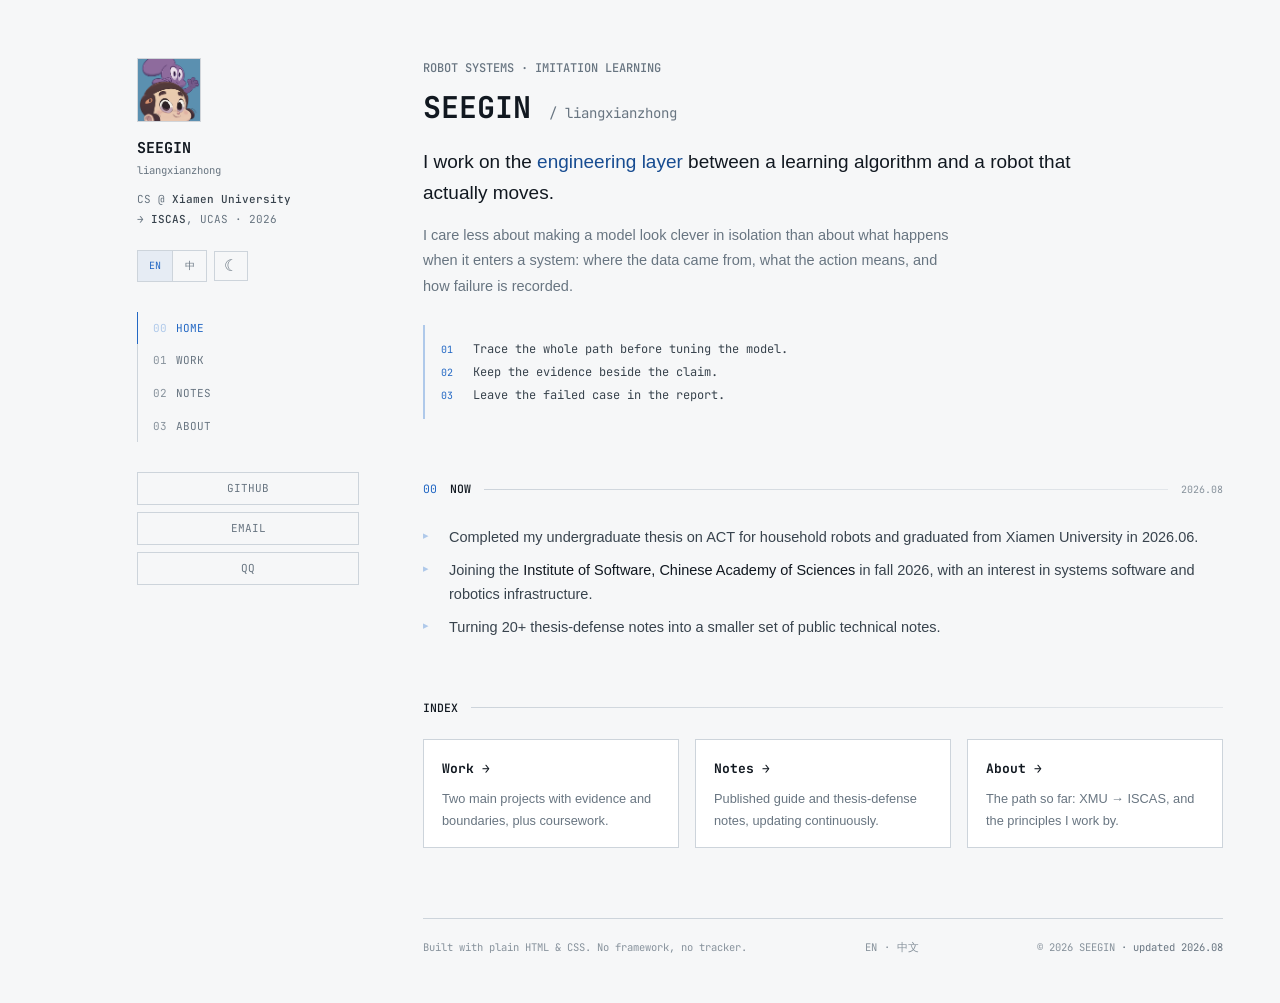
<file: index.html>
<!DOCTYPE html>
<html lang="en">
<head>
<meta charset="utf-8">
<meta name="viewport" content="width=device-width, initial-scale=1">
<title>SEEGIN | Robot Systems</title>
<meta name="description" content="Computer science graduate from Xiamen University, joining ISCAS, UCAS in 2026. Working on the engineering layer between learning algorithms and robots that actually move.">
<meta name="author" content="SEEGIN">
<meta name="theme-color" content="#0A0C10">
<meta name="color-scheme" content="dark light">
<meta property="og:type" content="profile">
<meta property="og:title" content="SEEGIN | Robot Systems">
<meta property="og:description" content="Robot systems, imitation learning, and the plumbing in between.">
<meta property="og:url" content="https://seegin.github.io/">
<meta property="og:image" content="https://seegin.github.io/assets/avatar.jpg">
<meta property="og:image:alt" content="Portrait of SEEGIN">
<meta property="og:image:width" content="1080">
<meta property="og:image:height" content="1080">
<meta name="twitter:card" content="summary">
<meta property="og:locale" content="en_US">
<meta property="og:locale:alternate" content="zh_CN">

<link rel="canonical" href="https://seegin.github.io/">
<link rel="alternate" hreflang="en" href="https://seegin.github.io/">
<link rel="alternate" hreflang="zh-CN" href="https://seegin.github.io/?lang=zh">
<link rel="alternate" hreflang="x-default" href="https://seegin.github.io/">
<link rel="icon" type="image/jpeg" href="assets/avatar.jpg">
<link rel="apple-touch-icon" href="assets/avatar.jpg">

<script type="application/ld+json">
{
  "@context": "https://schema.org",
  "@type": "Person",
  "name": "SEEGIN",
  "alternateName": "liangxianzhong",
  "url": "https://seegin.github.io/",
  "image": "https://seegin.github.io/assets/avatar.jpg",
  "email": "mailto:xianzliang@foxmail.com",
  "alumniOf": { "@type": "CollegeOrUniversity", "name": "Xiamen University" },
  "sameAs": [ "https://github.com/SEEGIN" ]
}
</script>

<link rel="preconnect" href="https://fonts.googleapis.com">
<link rel="preconnect" href="https://fonts.gstatic.com" crossorigin>
<link href="https://fonts.googleapis.com/css2?family=JetBrains+Mono:wght@400;500;700&display=swap" rel="stylesheet">
<link rel="stylesheet" href="assets/style.css">

<script>
(() => {
  try {
    const params = new URLSearchParams(location.search);
    const savedTheme = params.get('theme') || localStorage.getItem('theme');
    const savedLang = params.get('lang') || localStorage.getItem('lang');
    document.documentElement.dataset.theme = savedTheme || (matchMedia('(prefers-color-scheme: light)').matches ? 'light' : 'dark');
    document.documentElement.dataset.lang = savedLang || 'en';
    document.documentElement.lang = savedLang === 'zh' ? 'zh-CN' : 'en';
  } catch (_) {
    document.documentElement.dataset.theme = 'dark';
    document.documentElement.dataset.lang = 'en';
  }
})();
</script>
</head>
<body>

<noscript><div class="jsnote">JavaScript disabled · language/theme switching unavailable — 未启用 JavaScript：中英文与主题切换不可用。</div></noscript>

<a class="skip-link" href="#content"><span class="i18n-en">Skip to content</span><span class="i18n-zh">跳到正文</span></a>

<div class="page">

<!-- ══════════ RAIL ══════════ -->
<aside class="rail">
  <img class="avatar" src="assets/avatar.jpg" alt="Portrait of SEEGIN" width="64" height="64" decoding="async">
  <div class="rname">SEEGIN<br><span>liangxianzhong</span></div>
  <div class="rrole">
    CS @ <b>Xiamen University</b><br>
    → <b>ISCAS</b>, UCAS · 2026
  </div>

  <div class="prefs">
    <div class="segmented" role="group" aria-label="Language">
      <button type="button" data-lang-option="en" aria-pressed="true">EN</button>
      <button type="button" data-lang-option="zh" aria-pressed="false">中</button>
    </div>
    <button class="theme-toggle" id="theme-toggle" type="button" aria-label="Switch to light theme" title="Switch to light theme">
      <span aria-hidden="true">☼</span>
    </button>
  </div>

  <nav class="rnav" aria-label="Section navigation">
    <a href="index.html" class="on" aria-current="page"><span class="n">00</span><span class="i18n-en">Home</span><span class="i18n-zh">首页</span></a>
    <a href="work.html"><span class="n">01</span><span class="i18n-en">Work</span><span class="i18n-zh">项目</span></a>
    <a href="notes.html"><span class="n">02</span><span class="i18n-en">Notes</span><span class="i18n-zh">写作</span></a>
    <a href="about.html"><span class="n">03</span><span class="i18n-en">About</span><span class="i18n-zh">关于</span></a>
  </nav>

  <div class="rlinks">
    <a href="https://github.com/SEEGIN" rel="me">GITHUB</a>
    <a href="mailto:xianzliang@foxmail.com"><span class="i18n-en">EMAIL</span><span class="i18n-zh">邮箱</span></a>
    <button type="button" id="copy-qq" data-copy="2814823196" title="Copy QQ: 2814823196">QQ</button>
    <div class="copy-status" id="copy-status" aria-live="polite"></div>
  </div>
</aside>

<!-- ══════════ MAIN ══════════ -->
<main class="main" id="content">

  <header class="hero">
    <p class="eyebrow">Robot systems · imitation learning</p>
    <h1>SEEGIN <span>/ liangxianzhong</span></h1>
    <p class="tagline">
      <span class="i18n-en">I work on the <span class="k">engineering layer</span> between a learning algorithm
      and a robot that actually moves.</span>
      <span class="i18n-zh">我关注学习算法与真正运动起来的机器人之间，那一层常被忽略的<span class="k">系统工程</span>。</span>
    </p>
    <p class="tagsub">
      <span class="i18n-en">I care less about making a model look clever in isolation than about what happens when it enters a system:
      where the data came from, what the action means, and how failure is recorded.</span>
      <span class="i18n-zh">我不太关心让一个脱离系统的模型显得聪明。我更在意它进入系统以后：
      数据从哪来、动作究竟代表什么，以及失败有没有被如实记录。</span>
    </p>
    <div class="principle">
      <div><span class="pn">01</span><b><span class="i18n-en">Trace the whole path before tuning the model.</span><span class="i18n-zh">先把整条链路跑通，再谈调参。</span></b></div>
      <div><span class="pn">02</span><b><span class="i18n-en">Keep the evidence beside the claim.</span><span class="i18n-zh">结论旁边放证据，数字旁边写口径。</span></b></div>
      <div><span class="pn">03</span><b><span class="i18n-en">Leave the failed case in the report.</span><span class="i18n-zh">失败案例不删，它定义能力边界。</span></b></div>
    </div>
  </header>

  <!-- ═══ 00 NOW ═══ -->
  <section id="now">
    <div class="sh"><span class="n">00</span><h2><span class="i18n-en">Now</span><span class="i18n-zh">近况</span></h2><span class="rule"></span><span class="date">2026.08</span></div>
    <ul class="now">
      <li><span><span class="i18n-en">Completed my undergraduate thesis on ACT for household robots and graduated from Xiamen University in 2026.06.</span><span class="i18n-zh">刚完成本科毕设《家务机器人 ACT 算法的优化与实现》，2026.06 从厦门大学计算机系毕业。</span></span></li>
      <li><span><span class="i18n-en">Joining the <b>Institute of Software, Chinese Academy of Sciences</b> in fall 2026, with an interest in systems software and robotics infrastructure.</span><span class="i18n-zh">2026 年秋季入学 <b>中国科学院软件研究所</b>，方向偏底层系统软件与机器人系统支撑。</span></span></li>
      <li><span><span class="i18n-en">Turning 20+ thesis-defense notes into a smaller set of public technical notes.</span><span class="i18n-zh">在整理毕设期间写的 20+ 份技术手册，准备把其中一部分公开出来。</span></span></li>
    </ul>
  </section>

  <!-- ═══ INDEX ═══ -->
  <section id="index">
    <div class="sh"><h2><span class="i18n-en">Index</span><span class="i18n-zh">导览</span></h2><span class="rule"></span></div>
    <div class="idx">
      <a class="idx-card" href="work.html">
        <span class="idx-t"><span class="i18n-en">Work</span><span class="i18n-zh">项目</span> →</span>
        <span class="idx-d"><span class="i18n-en">Two main projects with evidence and boundaries, plus coursework.</span><span class="i18n-zh">两个主项目（含证据与边界）+ 课程实践。</span></span>
      </a>
      <a class="idx-card" href="notes.html">
        <span class="idx-t"><span class="i18n-en">Notes</span><span class="i18n-zh">写作</span> →</span>
        <span class="idx-d"><span class="i18n-en">Published guide and thesis-defense notes, updating continuously.</span><span class="i18n-zh">已公开的经验帖与整理中的答辩笔记。</span></span>
      </a>
      <a class="idx-card" href="about.html">
        <span class="idx-t"><span class="i18n-en">About</span><span class="i18n-zh">关于</span> →</span>
        <span class="idx-d"><span class="i18n-en">The path so far: XMU → ISCAS, and the principles I work by.</span><span class="i18n-zh">从厦大到软件所的轨迹，与我的工作准则。</span></span>
      </a>
    </div>
  </section>

  <footer>
    <span><span class="i18n-en">Built with plain HTML &amp; CSS. No framework, no tracker.</span><span class="i18n-zh">纯 HTML / CSS 构建。无框架，无追踪。</span></span>
    <span class="foot-lang"><a href="?lang=en">EN</a> · <a href="?lang=zh">中文</a></span>
    <span>© 2026 SEEGIN <span class="foot-upd">· <span class="i18n-en">updated</span><span class="i18n-zh">最近更新</span> 2026.08</span></span>
  </footer>

</main>
</div>

<script id="page-i18n" type="application/json">
{"zh":{"title":"SEEGIN | 机器人系统","description":"厦门大学计算机专业毕业生，2026 年入学中国科学院软件研究所。关注学习算法与真正运动起来的机器人之间的系统工程。"}}
</script>
<script src="assets/site.js"></script>

</body>
</html>
</file>
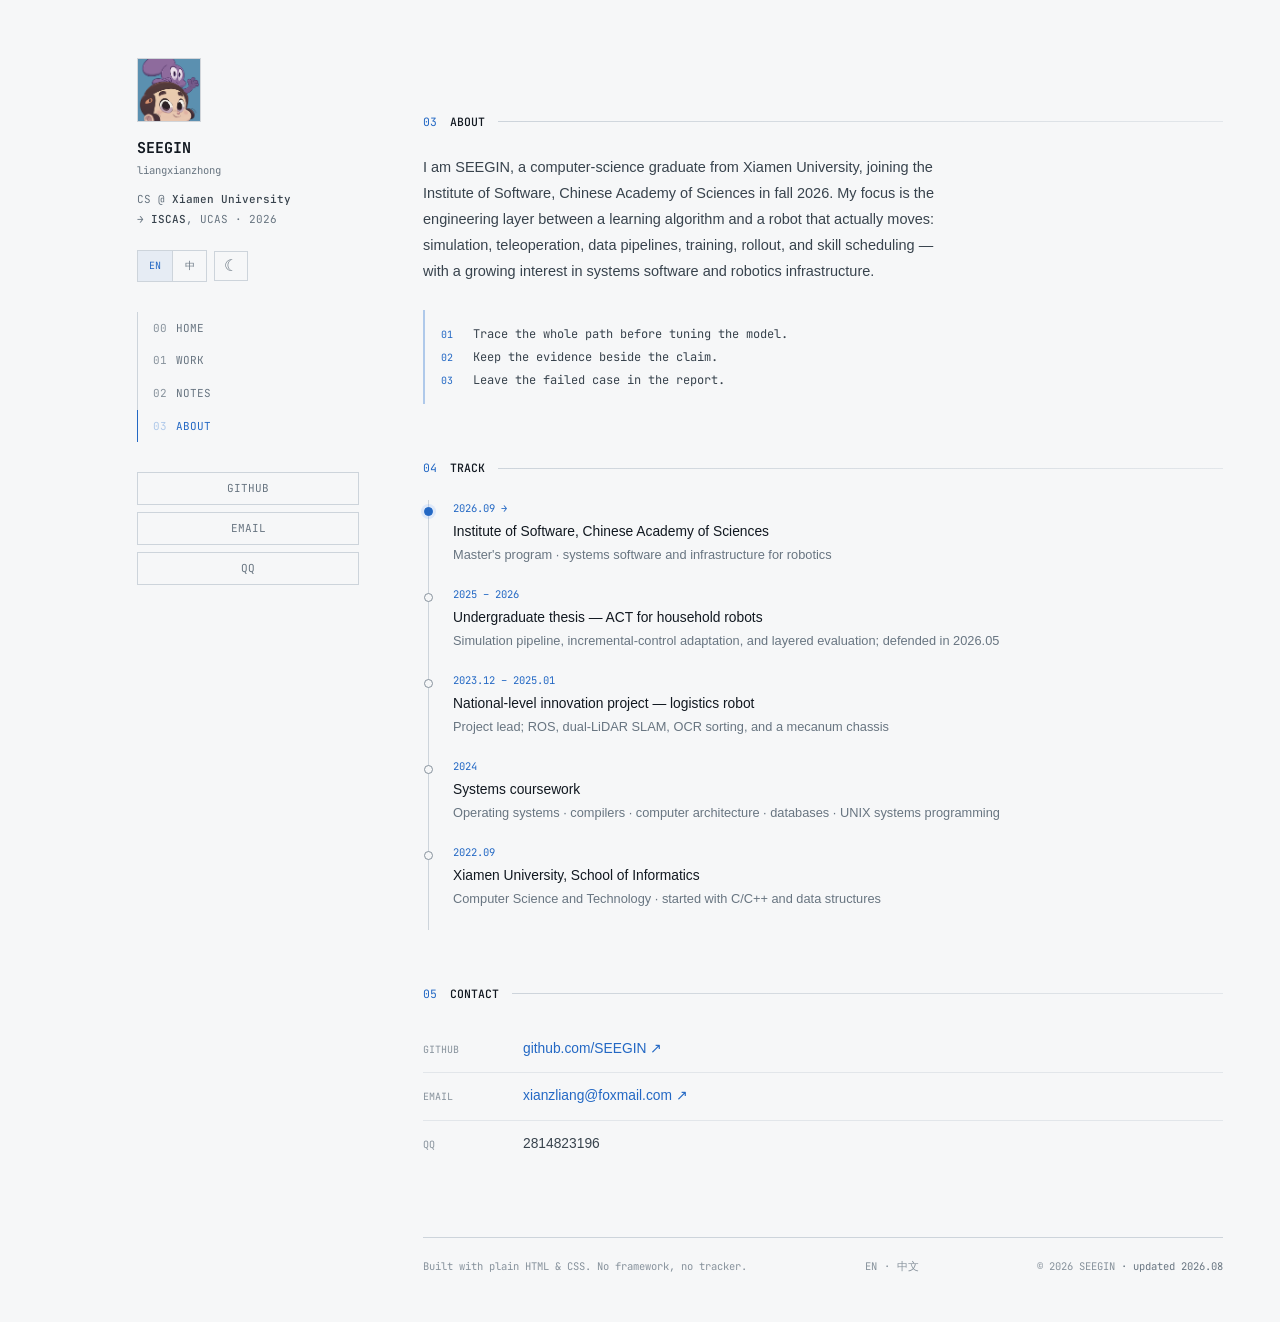
<file: about.html>
<!DOCTYPE html>
<html lang="en">
<head>
<meta charset="utf-8">
<meta name="viewport" content="width=device-width, initial-scale=1">
<title>About — SEEGIN</title>
<meta name="description" content="Who I am and the path so far: CS at Xiamen University, joining ISCAS UCAS in 2026; systems software and robotics infrastructure.">
<meta name="author" content="SEEGIN">
<meta name="theme-color" content="#0A0C10">
<meta name="color-scheme" content="dark light">
<meta property="og:type" content="profile">
<meta property="og:title" content="About — SEEGIN">
<meta property="og:description" content="The path so far: XMU → ISCAS, systems software and robotics infrastructure.">
<meta property="og:url" content="https://seegin.github.io/about.html">
<meta property="og:image" content="https://seegin.github.io/assets/avatar.jpg">
<meta property="og:image:alt" content="Portrait of SEEGIN">
<meta property="og:image:width" content="1080">
<meta property="og:image:height" content="1080">
<meta name="twitter:card" content="summary">
<meta property="og:locale" content="en_US">
<meta property="og:locale:alternate" content="zh_CN">

<link rel="canonical" href="https://seegin.github.io/about.html">
<link rel="alternate" hreflang="en" href="https://seegin.github.io/about.html">
<link rel="alternate" hreflang="zh-CN" href="https://seegin.github.io/about.html?lang=zh">
<link rel="alternate" hreflang="x-default" href="https://seegin.github.io/about.html">
<link rel="icon" type="image/jpeg" href="assets/avatar.jpg">
<link rel="apple-touch-icon" href="assets/avatar.jpg">

<script type="application/ld+json">
{
  "@context": "https://schema.org",
  "@type": "Person",
  "name": "SEEGIN",
  "alternateName": "liangxianzhong",
  "url": "https://seegin.github.io/about.html",
  "image": "https://seegin.github.io/assets/avatar.jpg",
  "email": "mailto:xianzliang@foxmail.com",
  "alumniOf": { "@type": "CollegeOrUniversity", "name": "Xiamen University" },
  "sameAs": [ "https://github.com/SEEGIN" ]
}
</script>

<link rel="preconnect" href="https://fonts.googleapis.com">
<link rel="preconnect" href="https://fonts.gstatic.com" crossorigin>
<link href="https://fonts.googleapis.com/css2?family=JetBrains+Mono:wght@400;500;700&display=swap" rel="stylesheet">
<link rel="stylesheet" href="assets/style.css">

<script>
(() => {
  try {
    const params = new URLSearchParams(location.search);
    const savedTheme = params.get('theme') || localStorage.getItem('theme');
    const savedLang = params.get('lang') || localStorage.getItem('lang');
    document.documentElement.dataset.theme = savedTheme || (matchMedia('(prefers-color-scheme: light)').matches ? 'light' : 'dark');
    document.documentElement.dataset.lang = savedLang || 'en';
    document.documentElement.lang = savedLang === 'zh' ? 'zh-CN' : 'en';
  } catch (_) {
    document.documentElement.dataset.theme = 'dark';
    document.documentElement.dataset.lang = 'en';
  }
})();
</script>
</head>
<body>

<noscript><div class="jsnote">JavaScript disabled · language/theme switching unavailable — 未启用 JavaScript：中英文与主题切换不可用。</div></noscript>

<a class="skip-link" href="#content"><span class="i18n-en">Skip to content</span><span class="i18n-zh">跳到正文</span></a>

<div class="page">

<!-- ══════════ RAIL ══════════ -->
<aside class="rail">
  <img class="avatar" src="assets/avatar.jpg" alt="Portrait of SEEGIN" width="64" height="64" decoding="async">
  <div class="rname">SEEGIN<br><span>liangxianzhong</span></div>
  <div class="rrole">
    CS @ <b>Xiamen University</b><br>
    → <b>ISCAS</b>, UCAS · 2026
  </div>

  <div class="prefs">
    <div class="segmented" role="group" aria-label="Language">
      <button type="button" data-lang-option="en" aria-pressed="true">EN</button>
      <button type="button" data-lang-option="zh" aria-pressed="false">中</button>
    </div>
    <button class="theme-toggle" id="theme-toggle" type="button" aria-label="Switch to light theme" title="Switch to light theme">
      <span aria-hidden="true">☼</span>
    </button>
  </div>

  <nav class="rnav" aria-label="Section navigation">
    <a href="index.html"><span class="n">00</span><span class="i18n-en">Home</span><span class="i18n-zh">首页</span></a>
    <a href="work.html"><span class="n">01</span><span class="i18n-en">Work</span><span class="i18n-zh">项目</span></a>
    <a href="notes.html"><span class="n">02</span><span class="i18n-en">Notes</span><span class="i18n-zh">写作</span></a>
    <a href="about.html" class="on" aria-current="page"><span class="n">03</span><span class="i18n-en">About</span><span class="i18n-zh">关于</span></a>
  </nav>

  <div class="rlinks">
    <a href="https://github.com/SEEGIN" rel="me">GITHUB</a>
    <a href="mailto:xianzliang@foxmail.com"><span class="i18n-en">EMAIL</span><span class="i18n-zh">邮箱</span></a>
    <button type="button" id="copy-qq" data-copy="2814823196" title="Copy QQ: 2814823196">QQ</button>
    <div class="copy-status" id="copy-status" aria-live="polite"></div>
  </div>
</aside>

<!-- ══════════ MAIN ══════════ -->
<main class="main" id="content">

  <!-- ═══ 03 ABOUT ═══ -->
  <section id="about">
    <div class="sh"><span class="n">03</span><h2><span class="i18n-en">About</span><span class="i18n-zh">关于</span></h2><span class="rule"></span></div>
    <p class="about-intro">
      <span class="i18n-en">I am SEEGIN, a computer-science graduate from Xiamen University, joining the
      Institute of Software, Chinese Academy of Sciences in fall 2026. My focus is the engineering layer between a learning
      algorithm and a robot that actually moves: simulation, teleoperation, data pipelines, training, rollout, and skill
      scheduling — with a growing interest in systems software and robotics infrastructure.</span>
      <span class="i18n-zh">我是 SEEGIN，厦门大学计算机科学与技术本科毕业，2026 年秋季将入学中国科学院软件研究所。
      我关注学习算法与真正运动起来的机器人之间的系统工程：仿真、示教、数据管线、训练、rollout 与技能调度；
      方向偏底层系统软件与机器人系统支撑。</span>
    </p>
    <div class="principle">
      <div><span class="pn">01</span><b><span class="i18n-en">Trace the whole path before tuning the model.</span><span class="i18n-zh">先把整条链路跑通，再谈调参。</span></b></div>
      <div><span class="pn">02</span><b><span class="i18n-en">Keep the evidence beside the claim.</span><span class="i18n-zh">结论旁边放证据，数字旁边写口径。</span></b></div>
      <div><span class="pn">03</span><b><span class="i18n-en">Leave the failed case in the report.</span><span class="i18n-zh">失败案例不删，它定义能力边界。</span></b></div>
    </div>
  </section>

  <!-- ═══ 04 TRACK ═══ -->
  <section id="track">
    <div class="sh"><span class="n">04</span><h2><span class="i18n-en">Track</span><span class="i18n-zh">轨迹</span></h2><span class="rule"></span></div>
    <ul class="track">
      <li class="hi">
        <div class="y">2026.09 →</div>
        <div class="t"><span class="i18n-en">Institute of Software, Chinese Academy of Sciences</span><span class="i18n-zh">中国科学院软件研究所</span></div>
        <div class="s"><span class="i18n-en">Master's program · systems software and infrastructure for robotics</span><span class="i18n-zh">硕士 · 方向偏底层系统软件与机器人系统支撑</span></div>
      </li>
      <li>
        <div class="y">2025 – 2026</div>
        <div class="t"><span class="i18n-en">Undergraduate thesis — ACT for household robots</span><span class="i18n-zh">本科毕业设计 — 家务机器人 ACT</span></div>
        <div class="s"><span class="i18n-en">Simulation pipeline, incremental-control adaptation, and layered evaluation; defended in 2026.05</span><span class="i18n-zh">仿真链路搭建、增量控制适配优化、分层实验验证；2026.05 答辩</span></div>
      </li>
      <li>
        <div class="y">2023.12 – 2025.01</div>
        <div class="t"><span class="i18n-en">National-level innovation project — logistics robot</span><span class="i18n-zh">国家级大创 — 物流机器人</span></div>
        <div class="s"><span class="i18n-en">Project lead; ROS, dual-LiDAR SLAM, OCR sorting, and a mecanum chassis</span><span class="i18n-zh">项目负责人；ROS、双雷达 SLAM、OCR 分拣、麦轮底盘</span></div>
      </li>
      <li>
        <div class="y">2024</div>
        <div class="t"><span class="i18n-en">Systems coursework</span><span class="i18n-zh">系统课程主线</span></div>
        <div class="s"><span class="i18n-en">Operating systems · compilers · computer architecture · databases · UNIX systems programming</span><span class="i18n-zh">操作系统 · 编译原理 · 计算机系统结构 · 数据库 · UNIX 系统编程</span></div>
      </li>
      <li>
        <div class="y">2022.09</div>
        <div class="t"><span class="i18n-en">Xiamen University, School of Informatics</span><span class="i18n-zh">厦门大学信息学院</span></div>
        <div class="s"><span class="i18n-en">Computer Science and Technology · started with C/C++ and data structures</span><span class="i18n-zh">计算机科学与技术 · 从 C/C++ 与数据结构起步</span></div>
      </li>
    </ul>
  </section>

  <!-- ═══ 05 CONTACT ═══ -->
  <section id="contact">
    <div class="sh"><span class="n">05</span><h2><span class="i18n-en">Contact</span><span class="i18n-zh">联系</span></h2><span class="rule"></span></div>
    <div class="row"><div class="lab">GitHub</div><p><a href="https://github.com/SEEGIN" target="_blank" rel="noopener">github.com/SEEGIN ↗</a></p></div>
    <div class="row"><div class="lab">Email</div><p><a href="mailto:xianzliang@foxmail.com">xianzliang@foxmail.com ↗</a></p></div>
    <div class="row"><div class="lab">QQ</div><p>2814823196</p></div>
  </section>

  <footer>
    <span><span class="i18n-en">Built with plain HTML &amp; CSS. No framework, no tracker.</span><span class="i18n-zh">纯 HTML / CSS 构建。无框架，无追踪。</span></span>
    <span class="foot-lang"><a href="about.html?lang=en">EN</a> · <a href="about.html?lang=zh">中文</a></span>
    <span>© 2026 SEEGIN <span class="foot-upd">· <span class="i18n-en">updated</span><span class="i18n-zh">最近更新</span> 2026.08</span></span>
  </footer>

</main>
</div>

<script id="page-i18n" type="application/json">
{"zh":{"title":"关于 — SEEGIN","description":"厦门大学计算机 → 2026 年入学中科院软件所；方向偏底层系统软件与机器人系统支撑。"}}
</script>
<script src="assets/site.js"></script>

</body>
</html>
</file>
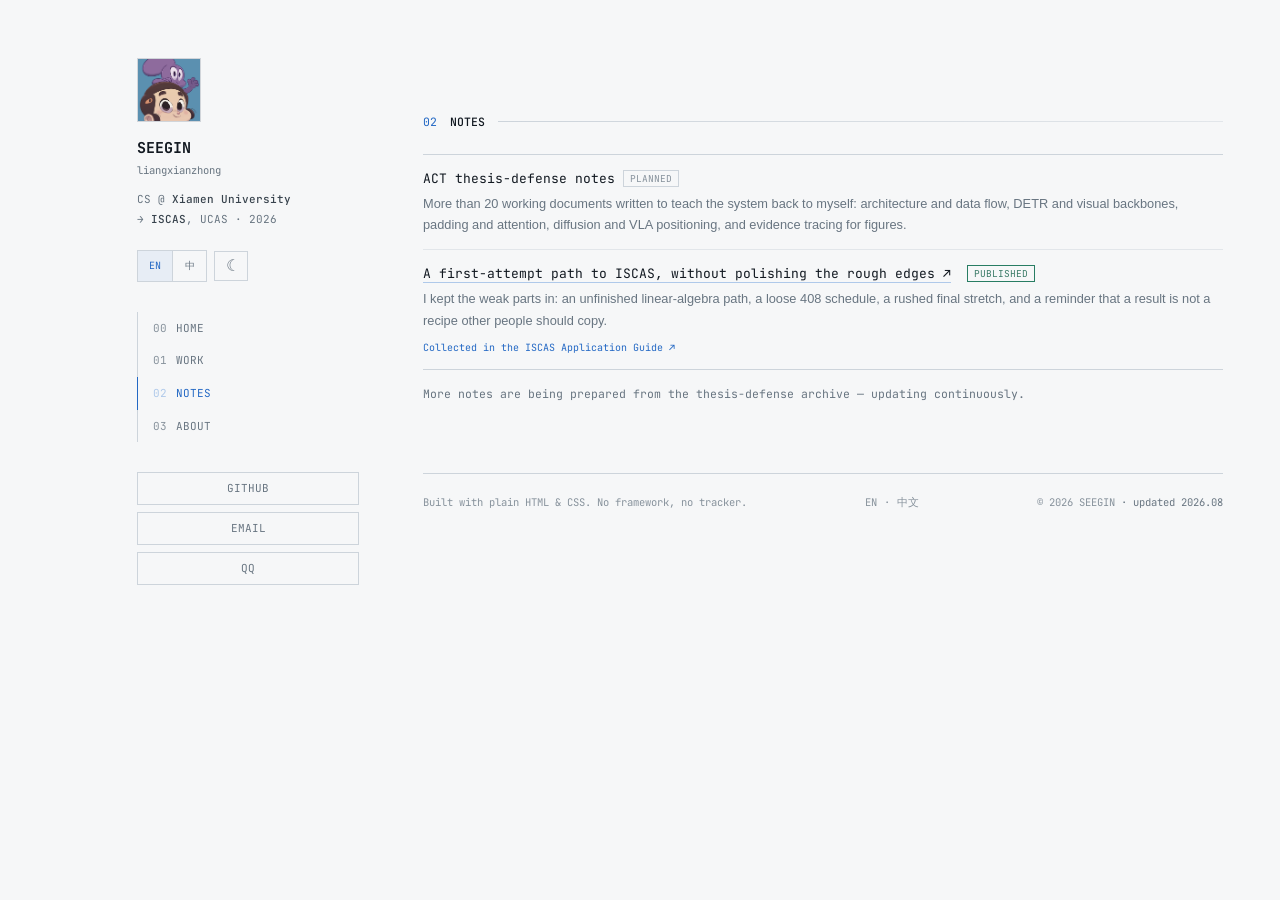
<file: notes.html>
<!DOCTYPE html>
<html lang="en">
<head>
<meta charset="utf-8">
<meta name="viewport" content="width=device-width, initial-scale=1">
<title>Notes — SEEGIN</title>
<meta name="description" content="Writing: an ISCAS application guide and thesis-defense notes, being prepared for public release.">
<meta name="author" content="SEEGIN">
<meta name="theme-color" content="#0A0C10">
<meta name="color-scheme" content="dark light">
<meta property="og:type" content="profile">
<meta property="og:title" content="Notes — SEEGIN">
<meta property="og:description" content="Writing: an ISCAS application guide and thesis-defense notes.">
<meta property="og:url" content="https://seegin.github.io/notes.html">
<meta property="og:image" content="https://seegin.github.io/assets/avatar.jpg">
<meta property="og:image:alt" content="Portrait of SEEGIN">
<meta property="og:image:width" content="1080">
<meta property="og:image:height" content="1080">
<meta name="twitter:card" content="summary">
<meta property="og:locale" content="en_US">
<meta property="og:locale:alternate" content="zh_CN">

<link rel="canonical" href="https://seegin.github.io/notes.html">
<link rel="alternate" hreflang="en" href="https://seegin.github.io/notes.html">
<link rel="alternate" hreflang="zh-CN" href="https://seegin.github.io/notes.html?lang=zh">
<link rel="alternate" hreflang="x-default" href="https://seegin.github.io/notes.html">
<link rel="icon" type="image/jpeg" href="assets/avatar.jpg">
<link rel="apple-touch-icon" href="assets/avatar.jpg">

<link rel="preconnect" href="https://fonts.googleapis.com">
<link rel="preconnect" href="https://fonts.gstatic.com" crossorigin>
<link href="https://fonts.googleapis.com/css2?family=JetBrains+Mono:wght@400;500;700&display=swap" rel="stylesheet">
<link rel="stylesheet" href="assets/style.css">

<script>
(() => {
  try {
    const params = new URLSearchParams(location.search);
    const savedTheme = params.get('theme') || localStorage.getItem('theme');
    const savedLang = params.get('lang') || localStorage.getItem('lang');
    document.documentElement.dataset.theme = savedTheme || (matchMedia('(prefers-color-scheme: light)').matches ? 'light' : 'dark');
    document.documentElement.dataset.lang = savedLang || 'en';
    document.documentElement.lang = savedLang === 'zh' ? 'zh-CN' : 'en';
  } catch (_) {
    document.documentElement.dataset.theme = 'dark';
    document.documentElement.dataset.lang = 'en';
  }
})();
</script>
</head>
<body>

<noscript><div class="jsnote">JavaScript disabled · language/theme switching unavailable — 未启用 JavaScript：中英文与主题切换不可用。</div></noscript>

<a class="skip-link" href="#content"><span class="i18n-en">Skip to content</span><span class="i18n-zh">跳到正文</span></a>

<div class="page">

<!-- ══════════ RAIL ══════════ -->
<aside class="rail">
  <img class="avatar" src="assets/avatar.jpg" alt="Portrait of SEEGIN" width="64" height="64" decoding="async">
  <div class="rname">SEEGIN<br><span>liangxianzhong</span></div>
  <div class="rrole">
    CS @ <b>Xiamen University</b><br>
    → <b>ISCAS</b>, UCAS · 2026
  </div>

  <div class="prefs">
    <div class="segmented" role="group" aria-label="Language">
      <button type="button" data-lang-option="en" aria-pressed="true">EN</button>
      <button type="button" data-lang-option="zh" aria-pressed="false">中</button>
    </div>
    <button class="theme-toggle" id="theme-toggle" type="button" aria-label="Switch to light theme" title="Switch to light theme">
      <span aria-hidden="true">☼</span>
    </button>
  </div>

  <nav class="rnav" aria-label="Section navigation">
    <a href="index.html"><span class="n">00</span><span class="i18n-en">Home</span><span class="i18n-zh">首页</span></a>
    <a href="work.html"><span class="n">01</span><span class="i18n-en">Work</span><span class="i18n-zh">项目</span></a>
    <a href="notes.html" class="on" aria-current="page"><span class="n">02</span><span class="i18n-en">Notes</span><span class="i18n-zh">写作</span></a>
    <a href="about.html"><span class="n">03</span><span class="i18n-en">About</span><span class="i18n-zh">关于</span></a>
  </nav>

  <div class="rlinks">
    <a href="https://github.com/SEEGIN" rel="me">GITHUB</a>
    <a href="mailto:xianzliang@foxmail.com"><span class="i18n-en">EMAIL</span><span class="i18n-zh">邮箱</span></a>
    <button type="button" id="copy-qq" data-copy="2814823196" title="Copy QQ: 2814823196">QQ</button>
    <div class="copy-status" id="copy-status" aria-live="polite"></div>
  </div>
</aside>

<!-- ══════════ MAIN ══════════ -->
<main class="main" id="content">

  <!-- ═══ 02 NOTES ═══ -->
  <section id="notes">
    <div class="sh"><span class="n">02</span><h2><span class="i18n-en">Notes</span><span class="i18n-zh">写作</span></h2><span class="rule"></span></div>
    <ul class="notes">
      <li>
        <div class="t"><span class="i18n-en">ACT thesis-defense notes</span><span class="i18n-zh">ACT 答辩手册系列</span><span class="soon"><span class="i18n-en">PLANNED</span><span class="i18n-zh">整理中</span></span></div>
        <div class="d"><span class="i18n-en">More than 20 working documents written to teach the system back to myself: architecture and data flow,
        DETR and visual backbones, padding and attention, diffusion and VLA positioning, and evidence tracing for figures.</span>
        <span class="i18n-zh">毕设期间为自己写的 20+ 份结构化材料：代码架构与数据流、DETR 与视觉主干、
        Padding 与注意力机制、扩散模型与 VLA 定位、图表证据溯源。整理后择要公开。</span></div>
      </li>
      <li>
        <div class="t">
          <a class="i18n-en" href="https://github.com/feiyu1104/ISCAS-Application-Guide/blob/main/%E4%B8%8A%E5%B2%B8%E7%BB%8F%E9%AA%8C%E5%88%86%E4%BA%AB/%E5%8E%A6%E5%A4%A7%E4%B8%80%E6%88%98%E9%AB%98%E5%88%86%E4%B8%8A%E5%B2%B8%E5%9B%BD%E7%A7%91%E5%A4%A7%E8%BD%AF%E4%BB%B6%E6%89%80.md" target="_blank" rel="noopener">A first-attempt path to ISCAS, without polishing the rough edges ↗</a>
          <a class="i18n-zh" href="https://github.com/feiyu1104/ISCAS-Application-Guide/blob/main/%E4%B8%8A%E5%B2%B8%E7%BB%8F%E9%AA%8C%E5%88%86%E4%BA%AB/%E5%8E%A6%E5%A4%A7%E4%B8%80%E6%88%98%E9%AB%98%E5%88%86%E4%B8%8A%E5%B2%B8%E5%9B%BD%E7%A7%91%E5%A4%A7%E8%BD%AF%E4%BB%B6%E6%89%80.md" target="_blank" rel="noopener">一战上岸国科大软件所：一份不美化的经验帖 ↗</a>
          <span class="soon published"><span class="i18n-en">PUBLISHED</span><span class="i18n-zh">已公开</span></span>
        </div>
        <div class="d"><span class="i18n-en">I kept the weak parts in: an unfinished linear-algebra path, a loose 408 schedule, a rushed final stretch,
        and a reminder that a result is not a recipe other people should copy.</span>
        <span class="i18n-zh">没有把它复盘成“逆袭故事”：线代路线没走完、408 备考松懈、最后阶段仓促，也明确提醒后来人不要照抄这种低容错节奏。</span></div>
        <div class="note-source"><a href="https://github.com/feiyu1104/ISCAS-Application-Guide" target="_blank" rel="noopener"><span class="i18n-en">Collected in the ISCAS Application Guide ↗</span><span class="i18n-zh">收录于 ISCAS 考研报考指南 ↗</span></a></div>
      </li>
    </ul>
    <div class="notes-more"><span class="i18n-en">More notes are being prepared from the thesis-defense archive — updating continuously.</span><span class="i18n-zh">更多笔记正在从毕设答辩手册里整理出来，持续更新中。</span></div>
  </section>

  <footer>
    <span><span class="i18n-en">Built with plain HTML &amp; CSS. No framework, no tracker.</span><span class="i18n-zh">纯 HTML / CSS 构建。无框架，无追踪。</span></span>
    <span class="foot-lang"><a href="notes.html?lang=en">EN</a> · <a href="notes.html?lang=zh">中文</a></span>
    <span>© 2026 SEEGIN <span class="foot-upd">· <span class="i18n-en">updated</span><span class="i18n-zh">最近更新</span> 2026.08</span></span>
  </footer>

</main>
</div>

<script id="page-i18n" type="application/json">
{"zh":{"title":"写作 — SEEGIN","description":"考研上岸经验帖与毕设答辩手册整理，陆续公开中。"}}
</script>
<script src="assets/site.js"></script>

</body>
</html>
</file>
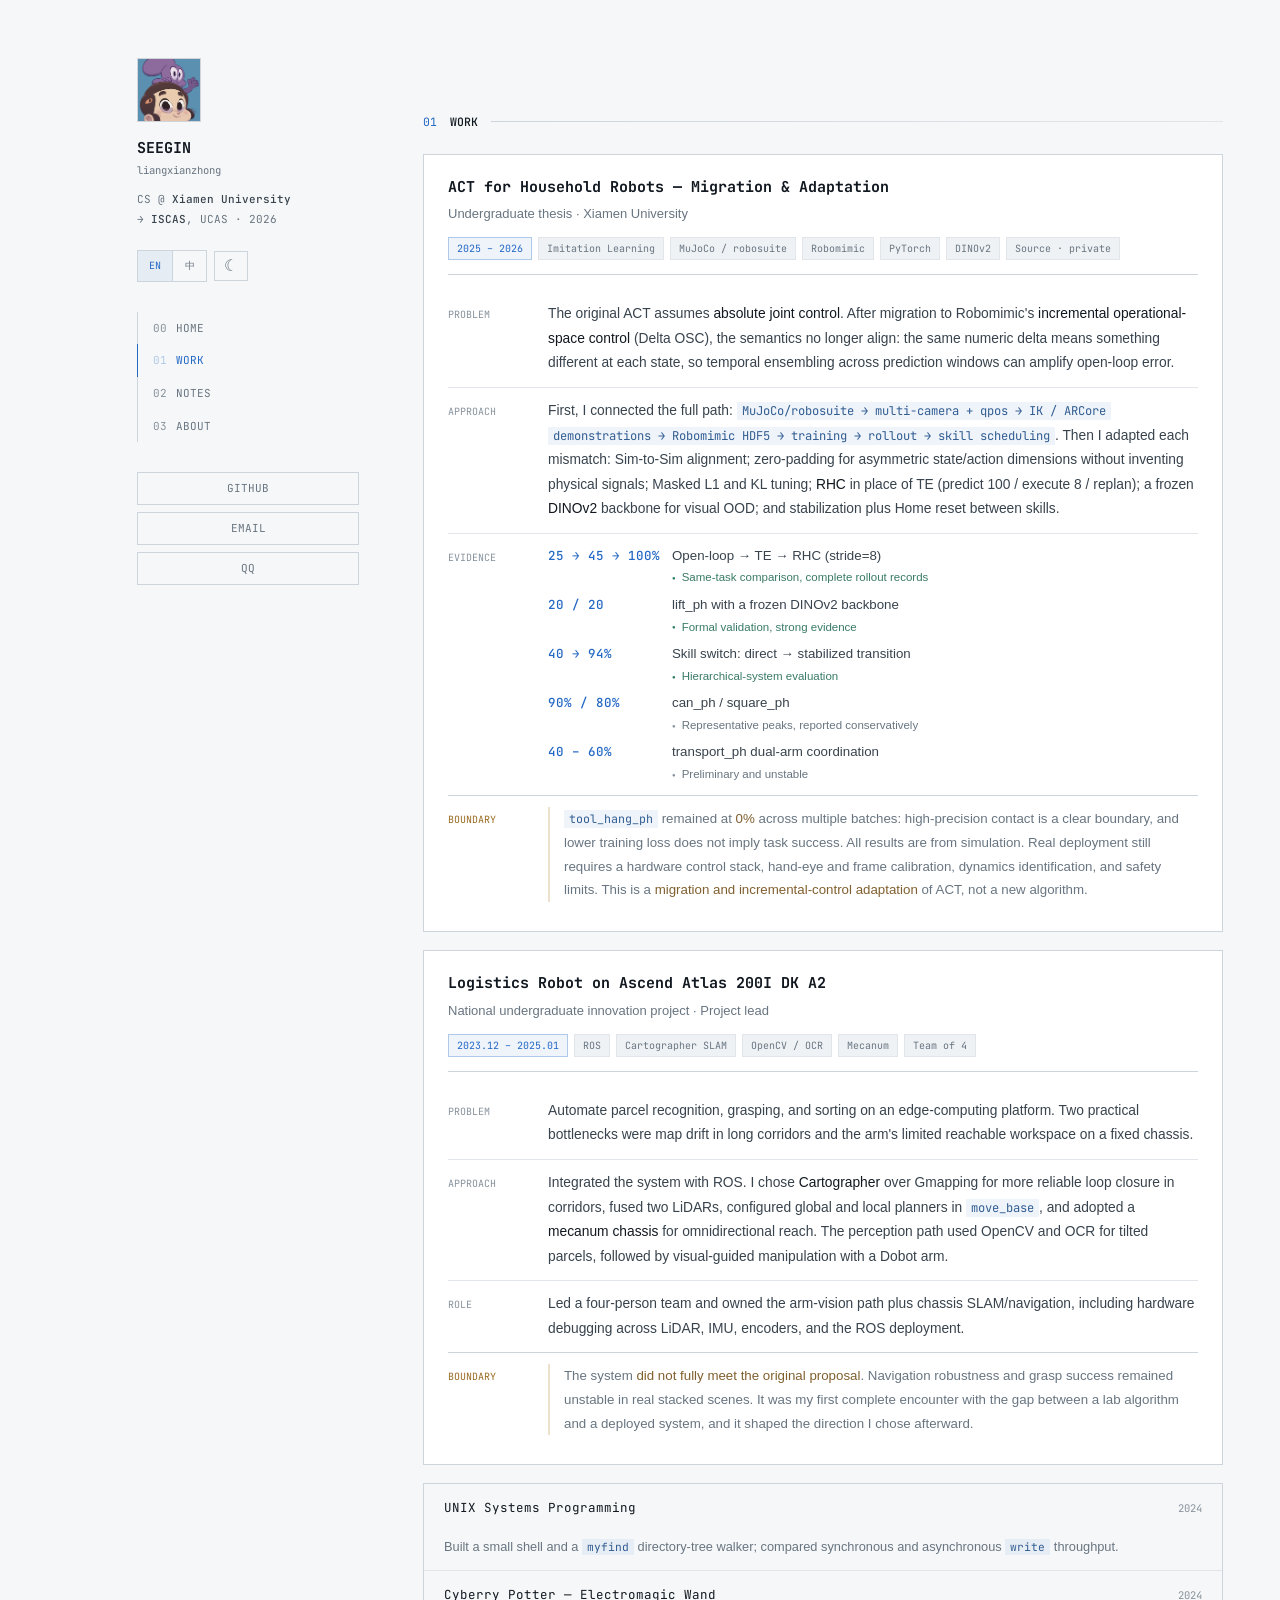
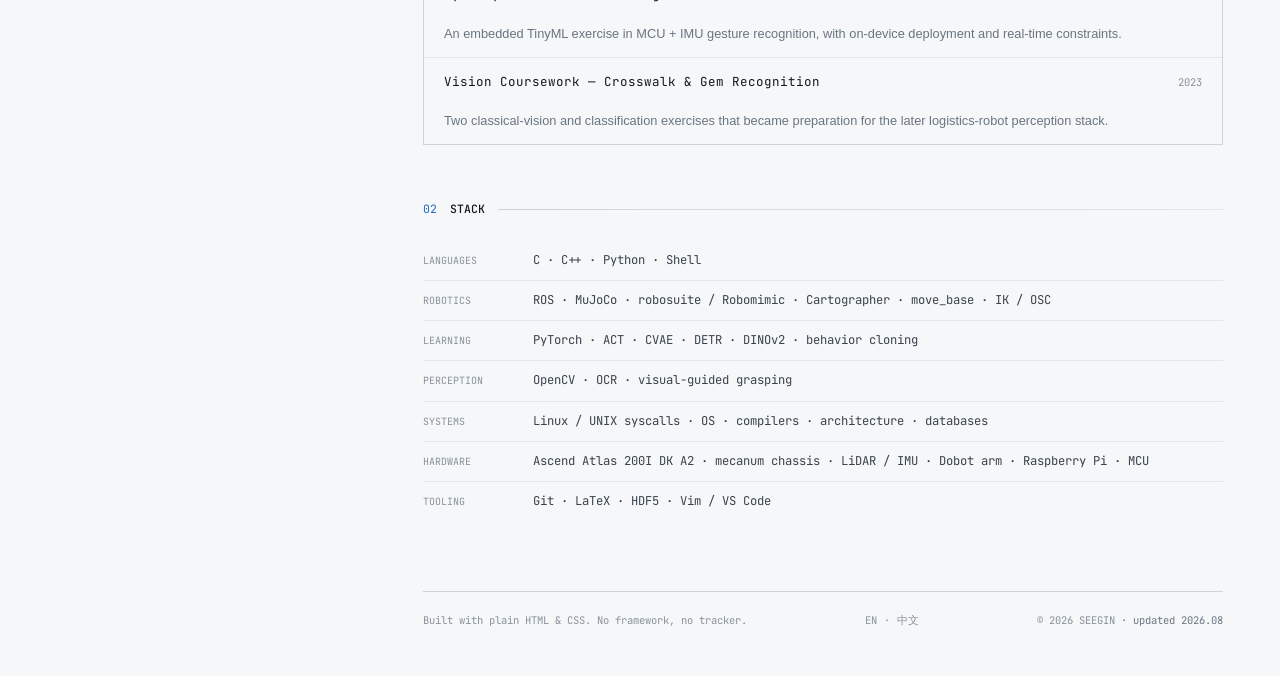
<file: work.html>
<!DOCTYPE html>
<html lang="en">
<head>
<meta charset="utf-8">
<meta name="viewport" content="width=device-width, initial-scale=1">
<title>Work — SEEGIN</title>
<meta name="description" content="Projects: ACT for household robots (migration and incremental-control adaptation) and a logistics robot on Ascend Atlas 200I DK A2.">
<meta name="author" content="SEEGIN">
<meta name="theme-color" content="#0A0C10">
<meta name="color-scheme" content="dark light">
<meta property="og:type" content="profile">
<meta property="og:title" content="Work — SEEGIN">
<meta property="og:description" content="Projects: ACT for household robots and a logistics robot on Ascend Atlas 200I DK A2.">
<meta property="og:url" content="https://seegin.github.io/work.html">
<meta property="og:image" content="https://seegin.github.io/assets/avatar.jpg">
<meta property="og:image:alt" content="Portrait of SEEGIN">
<meta property="og:image:width" content="1080">
<meta property="og:image:height" content="1080">
<meta name="twitter:card" content="summary">
<meta property="og:locale" content="en_US">
<meta property="og:locale:alternate" content="zh_CN">

<link rel="canonical" href="https://seegin.github.io/work.html">
<link rel="alternate" hreflang="en" href="https://seegin.github.io/work.html">
<link rel="alternate" hreflang="zh-CN" href="https://seegin.github.io/work.html?lang=zh">
<link rel="alternate" hreflang="x-default" href="https://seegin.github.io/work.html">
<link rel="icon" type="image/jpeg" href="assets/avatar.jpg">
<link rel="apple-touch-icon" href="assets/avatar.jpg">

<link rel="preconnect" href="https://fonts.googleapis.com">
<link rel="preconnect" href="https://fonts.gstatic.com" crossorigin>
<link href="https://fonts.googleapis.com/css2?family=JetBrains+Mono:wght@400;500;700&display=swap" rel="stylesheet">
<link rel="stylesheet" href="assets/style.css">

<script>
(() => {
  try {
    const params = new URLSearchParams(location.search);
    const savedTheme = params.get('theme') || localStorage.getItem('theme');
    const savedLang = params.get('lang') || localStorage.getItem('lang');
    document.documentElement.dataset.theme = savedTheme || (matchMedia('(prefers-color-scheme: light)').matches ? 'light' : 'dark');
    document.documentElement.dataset.lang = savedLang || 'en';
    document.documentElement.lang = savedLang === 'zh' ? 'zh-CN' : 'en';
  } catch (_) {
    document.documentElement.dataset.theme = 'dark';
    document.documentElement.dataset.lang = 'en';
  }
})();
</script>
</head>
<body>

<noscript><div class="jsnote">JavaScript disabled · language/theme switching unavailable — 未启用 JavaScript：中英文与主题切换不可用。</div></noscript>

<a class="skip-link" href="#content"><span class="i18n-en">Skip to content</span><span class="i18n-zh">跳到正文</span></a>

<div class="page">

<!-- ══════════ RAIL ══════════ -->
<aside class="rail">
  <img class="avatar" src="assets/avatar.jpg" alt="Portrait of SEEGIN" width="64" height="64" decoding="async">
  <div class="rname">SEEGIN<br><span>liangxianzhong</span></div>
  <div class="rrole">
    CS @ <b>Xiamen University</b><br>
    → <b>ISCAS</b>, UCAS · 2026
  </div>

  <div class="prefs">
    <div class="segmented" role="group" aria-label="Language">
      <button type="button" data-lang-option="en" aria-pressed="true">EN</button>
      <button type="button" data-lang-option="zh" aria-pressed="false">中</button>
    </div>
    <button class="theme-toggle" id="theme-toggle" type="button" aria-label="Switch to light theme" title="Switch to light theme">
      <span aria-hidden="true">☼</span>
    </button>
  </div>

  <nav class="rnav" aria-label="Section navigation">
    <a href="index.html"><span class="n">00</span><span class="i18n-en">Home</span><span class="i18n-zh">首页</span></a>
    <a href="work.html" class="on" aria-current="page"><span class="n">01</span><span class="i18n-en">Work</span><span class="i18n-zh">项目</span></a>
    <a href="notes.html"><span class="n">02</span><span class="i18n-en">Notes</span><span class="i18n-zh">写作</span></a>
    <a href="about.html"><span class="n">03</span><span class="i18n-en">About</span><span class="i18n-zh">关于</span></a>
  </nav>

  <div class="rlinks">
    <a href="https://github.com/SEEGIN" rel="me">GITHUB</a>
    <a href="mailto:xianzliang@foxmail.com"><span class="i18n-en">EMAIL</span><span class="i18n-zh">邮箱</span></a>
    <button type="button" id="copy-qq" data-copy="2814823196" title="Copy QQ: 2814823196">QQ</button>
    <div class="copy-status" id="copy-status" aria-live="polite"></div>
  </div>
</aside>

<!-- ══════════ MAIN ══════════ -->
<main class="main" id="content">

  <!-- ═══ 01 WORK ═══ -->
  <section id="work">
    <div class="sh"><span class="n">01</span><h2><span class="i18n-en">Work</span><span class="i18n-zh">项目</span></h2><span class="rule"></span></div>

    <article class="card">
      <div class="card-h">
        <h3><span class="i18n-en">ACT for Household Robots — Migration &amp; Adaptation</span><span class="i18n-zh">家务机器人 ACT — 迁移与增量控制适配</span></h3>
        <div class="zh"><span class="i18n-en">Undergraduate thesis · Xiamen University</span><span class="i18n-zh">《家务机器人 ACT 算法的优化与实现》· 本科毕业设计</span></div>
        <div class="meta">
          <span class="hi">2025 – 2026</span>
          <span>Imitation Learning</span><span>MuJoCo / robosuite</span>
          <span>Robomimic</span><span>PyTorch</span><span>DINOv2</span>
          <span><span class="i18n-en">Source · private</span><span class="i18n-zh">代码 · 私有整理中</span></span>
        </div>
      </div>

      <div class="row">
        <div class="lab"><span class="i18n-en">Problem</span><span class="i18n-zh">问题</span></div>
        <p><span class="i18n-en">The original ACT assumes <b>absolute joint control</b>. After migration to Robomimic's
        <b>incremental operational-space control</b> (Delta OSC), the semantics no longer align: the same numeric delta means
        something different at each state, so temporal ensembling across prediction windows can amplify open-loop error.</span>
        <span class="i18n-zh">原版 ACT 建立在<b>绝对关节控制</b>之上，迁移到 Robomimic 的<b>增量操作空间控制</b>（Delta OSC）后语义失配：
        同一数值增量在不同当前状态下物理意义不同，导致时序集成（TE）的跨窗口平均反而放大开环误差。</span></p>
      </div>

      <div class="row">
        <div class="lab"><span class="i18n-en">Approach</span><span class="i18n-zh">做法</span></div>
        <p><span class="i18n-en">First, I connected the full path:
        <code>MuJoCo/robosuite → multi-camera + qpos → IK / ARCore demonstrations → Robomimic HDF5 → training → rollout → skill scheduling</code>.
        Then I adapted each mismatch: Sim-to-Sim alignment; zero-padding for asymmetric state/action dimensions without inventing physical signals;
        Masked L1 and KL tuning; <b>RHC</b> in place of TE (predict 100 / execute 8 / replan); a frozen <b>DINOv2</b> backbone for visual OOD;
        and stabilization plus Home reset between skills.</span>
        <span class="i18n-zh">先打通整条链路 —
        <code>MuJoCo/robosuite → 多相机 + qpos → IK / ARCore 示教 → Robomimic HDF5 → 训练 → rollout → 技能调度</code>
        再逐项适配：Sim-to-Sim 环境对齐、Zero-Padding 处理状态/动作维度不对称（不伪造物理信息）、
        Masked L1 + KL 调节避免有效动作信号被平均稀释、用 <b>RHC</b>（预测 100 步 / 执行 8 步 / 滚动重规划）替代 TE、
        冻结 <b>DINOv2</b> 主干替换 ResNet18 应对视觉 OOD、技能切换加缓冲与 Home 复位。</span></p>
      </div>

      <div class="row">
        <div class="lab"><span class="i18n-en">Evidence</span><span class="i18n-zh">证据</span></div>
        <div class="ev">
          <div><span class="num">25 → 45 → 100%</span><span class="d2">Open-loop → TE → RHC (stride=8)
            <span class="scope s-ok"><span class="i18n-en">Same-task comparison, complete rollout records</span><span class="i18n-zh">同任务对照，完整 rollout 记录</span></span></span></div>
          <div><span class="num">20 / 20</span><span class="d2"><span class="i18n-en">lift_ph with a frozen DINOv2 backbone</span><span class="i18n-zh">lift_ph，冻结 DINOv2 主干</span>
            <span class="scope s-ok"><span class="i18n-en">Formal validation, strong evidence</span><span class="i18n-zh">正式验证，强证据</span></span></span></div>
          <div><span class="num">40 → 94%</span><span class="d2"><span class="i18n-en">Skill switch: direct → stabilized transition</span><span class="i18n-zh">技能切换：直接切换 → 缓冲切换</span>
            <span class="scope s-ok"><span class="i18n-en">Hierarchical-system evaluation</span><span class="i18n-zh">分层系统验证</span></span></span></div>
          <div><span class="num">90% / 80%</span><span class="d2">can_ph / square_ph
            <span class="scope"><span class="i18n-en">Representative peaks, reported conservatively</span><span class="i18n-zh">代表性峰值，保守口径</span></span></span></div>
          <div><span class="num">40 – 60%</span><span class="d2"><span class="i18n-en">transport_ph dual-arm coordination</span><span class="i18n-zh">transport_ph 双臂协同</span>
            <span class="scope"><span class="i18n-en">Preliminary and unstable</span><span class="i18n-zh">初步可行，不稳定</span></span></span></div>
        </div>
      </div>

      <div class="row bd">
        <div class="lab"><span class="i18n-en">Boundary</span><span class="i18n-zh">边界</span></div>
        <p><span class="i18n-en"><code>tool_hang_ph</code> remained at <b>0%</b> across multiple batches: high-precision contact is a clear boundary,
        and lower training loss does not imply task success. All results are from simulation. Real deployment still requires a hardware control stack,
        hand-eye and frame calibration, dynamics identification, and safety limits. This is a <b>migration and incremental-control adaptation</b> of ACT,
        not a new algorithm.</span>
        <span class="i18n-zh"><code>tool_hang_ph</code> 多批次 <b>0%</b> —— 高精度接触任务是本工作的能力边界，训练 loss 下降不等于任务成功。
        全部结论基于仿真；策略未做实机验证，真实部署还需要厂商控制栈、手眼与坐标系标定、动力学参数标定和安全限幅。
        本工作是 ACT 的<b>迁移实现与增量控制适配</b>，不是提出新算法。</span></p>
      </div>
    </article>

    <article class="card">
      <div class="card-h">
        <h3><span class="i18n-en">Logistics Robot on Ascend Atlas 200I DK A2</span><span class="i18n-zh">基于昇腾 Atlas 200I DK A2 的物流机器人</span></h3>
        <div class="zh"><span class="i18n-en">National undergraduate innovation project · Project lead</span><span class="i18n-zh">国家级大创 · 项目负责人</span></div>
        <div class="meta">
          <span class="hi">2023.12 – 2025.01</span>
          <span>ROS</span><span>Cartographer SLAM</span><span>OpenCV / OCR</span>
          <span>Mecanum</span><span>Team of 4</span>
        </div>
      </div>

      <div class="row">
        <div class="lab"><span class="i18n-en">Problem</span><span class="i18n-zh">问题</span></div>
        <p><span class="i18n-en">Automate parcel recognition, grasping, and sorting on an edge-computing platform. Two practical bottlenecks were
        map drift in long corridors and the arm's limited reachable workspace on a fixed chassis.</span>
        <span class="i18n-zh">在边缘算力平台上做仓储包裹的自动识别、抓取与分拣。两个实际卡点：长走廊场景下建图漂移，
        以及固定底盘导致机械臂有效抓取范围受限。</span></p>
      </div>

      <div class="row">
        <div class="lab"><span class="i18n-en">Approach</span><span class="i18n-zh">做法</span></div>
        <p><span class="i18n-en">Integrated the system with ROS. I chose <b>Cartographer</b> over Gmapping for more reliable loop closure in corridors,
        fused two LiDARs, configured global and local planners in <code>move_base</code>, and adopted a <b>mecanum chassis</b> for omnidirectional reach.
        The perception path used OpenCV and OCR for tilted parcels, followed by visual-guided manipulation with a Dobot arm.</span>
        <span class="i18n-zh">ROS 全栈集成；建图选 <b>Cartographer</b> 而非 Gmapping——理由是长走廊环境闭环检测更可靠；
        <b>双激光雷达融合</b>提升定位精度，<code>move_base</code> 配置全局 / 局部规划器；
        底盘换成<b>麦克纳姆轮</b>换取全向移动与更大作业半径；
        感知侧用 OpenCV + OCR 处理快件<b>倾斜摆放</b>下的识别，再按品类分拣；执行端为视觉引导的越疆机械臂。</span></p>
      </div>

      <div class="row">
        <div class="lab"><span class="i18n-en">Role</span><span class="i18n-zh">职责</span></div>
        <p><span class="i18n-en">Led a four-person team and owned the arm-vision path plus chassis SLAM/navigation, including hardware debugging
        across LiDAR, IMU, encoders, and the ROS deployment.</span>
        <span class="i18n-zh">项目负责人（4 人）：整体统筹与分工，个人负责机械臂视觉与底盘 SLAM / 导航，
        含激光雷达、IMU、编码器的硬件调试与 ROS 部署。</span></p>
      </div>

      <div class="row bd">
        <div class="lab"><span class="i18n-en">Boundary</span><span class="i18n-zh">边界</span></div>
        <p><span class="i18n-en">The system <b>did not fully meet the original proposal</b>. Navigation robustness and grasp success remained unstable
        in real stacked scenes. It was my first complete encounter with the gap between a lab algorithm and a deployed system,
        and it shaped the direction I chose afterward.</span>
        <span class="i18n-zh">项目功能<b>未完全达到立项预期</b>，导航鲁棒性和抓取成功率在真实堆叠场景下仍不稳定。
        这是我第一次完整体会到「实验室算法」与「真实场景落地」之间的差距，也直接决定了后面两年的方向选择。</span></p>
      </div>
    </article>

    <ul class="mini">
      <li>
        <span class="t">UNIX Systems Programming</span><span class="y">2024</span>
        <span class="d"><span class="i18n-en">Built a small shell and a <code>myfind</code> directory-tree walker; compared synchronous and asynchronous <code>write</code> throughput.</span><span class="i18n-zh">从零实现简易 shell 与 <code>myfind</code> 目录树遍历；做过同步 / 异步 <code>write</code> 的吞吐对比实验。</span></span>
      </li>
      <li>
        <span class="t">Cyberry Potter — Electromagic Wand</span><span class="y">2024</span>
        <span class="d"><span class="i18n-en">An embedded TinyML exercise in MCU + IMU gesture recognition, with on-device deployment and real-time constraints.</span><span class="i18n-zh">MCU + IMU 手势识别的嵌入式 TinyML 实践，接触端侧模型部署与实时性约束。</span></span>
      </li>
      <li>
        <span class="t">Vision Coursework — Crosswalk &amp; Gem Recognition</span><span class="y">2023</span>
        <span class="d"><span class="i18n-en">Two classical-vision and classification exercises that became preparation for the later logistics-robot perception stack.</span><span class="i18n-zh">学科实践中的两个传统视觉 + 分类任务，是后来大创感知模块的前置练习。</span></span>
      </li>
    </ul>
  </section>

  <!-- ═══ 02 STACK ═══ -->
  <section id="stack">
    <div class="sh"><span class="n">02</span><h2><span class="i18n-en">Stack</span><span class="i18n-zh">技术</span></h2><span class="rule"></span></div>
    <div class="stack">
      <div><span class="k"><span class="i18n-en">Languages</span><span class="i18n-zh">语言</span></span><span class="v">C · C++ · Python · Shell</span></div>
      <div><span class="k"><span class="i18n-en">Robotics</span><span class="i18n-zh">机器人</span></span><span class="v">ROS · MuJoCo · robosuite / Robomimic · Cartographer · move_base · IK / OSC</span></div>
      <div><span class="k"><span class="i18n-en">Learning</span><span class="i18n-zh">学习</span></span><span class="v">PyTorch · ACT · CVAE · DETR · DINOv2 · behavior cloning</span></div>
      <div><span class="k"><span class="i18n-en">Perception</span><span class="i18n-zh">感知</span></span><span class="v">OpenCV · OCR · visual-guided grasping</span></div>
      <div><span class="k"><span class="i18n-en">Systems</span><span class="i18n-zh">系统</span></span><span class="v">Linux / UNIX syscalls · OS · compilers · architecture · databases</span></div>
      <div><span class="k"><span class="i18n-en">Hardware</span><span class="i18n-zh">硬件</span></span><span class="v">Ascend Atlas 200I DK A2 · mecanum chassis · LiDAR / IMU · Dobot arm · Raspberry Pi · MCU</span></div>
      <div><span class="k"><span class="i18n-en">Tooling</span><span class="i18n-zh">工具</span></span><span class="v">Git · LaTeX · HDF5 · Vim / VS Code</span></div>
    </div>
  </section>

  <footer>
    <span><span class="i18n-en">Built with plain HTML &amp; CSS. No framework, no tracker.</span><span class="i18n-zh">纯 HTML / CSS 构建。无框架，无追踪。</span></span>
    <span class="foot-lang"><a href="work.html?lang=en">EN</a> · <a href="work.html?lang=zh">中文</a></span>
    <span>© 2026 SEEGIN <span class="foot-upd">· <span class="i18n-en">updated</span><span class="i18n-zh">最近更新</span> 2026.08</span></span>
  </footer>

</main>
</div>

<script id="page-i18n" type="application/json">
{"zh":{"title":"项目 — SEEGIN","description":"家务机器人 ACT（迁移与增量控制适配）与基于昇腾 Atlas 200I DK A2 的物流机器人，含证据与边界。"}}
</script>
<script src="assets/site.js"></script>

</body>
</html>
</file>
<file: assets/style.css>
/* ══════════════════════════════════════════════
   TOKENS
   ══════════════════════════════════════════════ */
:root{
  /* surfaces — 3 阶，用于拉开层次 */
  --bg:#0A0C10;
  --surface:#10141A;
  --surface-2:#151A22;
  --border:#1F2630;
  --border-soft:#171D25;

  /* text */
  --text:#C9D1D9;
  --text-hi:#E6EDF3;
  --dim:#6E7A87;
  --dim-2:#525E6B;

  /* accent — 单一蓝，3 个亮度档 */
  --accent:#4C8DFF;
  --accent-hi:#84B2FF;
  --accent-d:#1B3A6B;
  --accent-bg:rgba(76,141,255,.07);

  /* semantic — 只有两个，各自绑死一个语义 */
  --ok:#4FA98C;                /* 强证据 / verified */
  --warn:#C0924E;              /* 边界 / 限制 */
  --ok-text:#7FA99B;
  --warn-text:#C9B48D;
  --code:#A6BDDA;

  --mono:'JetBrains Mono',ui-monospace,SFMono-Regular,Menlo,Consolas,monospace;
  --sans:-apple-system,BlinkMacSystemFont,'Segoe UI','PingFang SC','Hiragino Sans GB',
         'Microsoft YaHei','Noto Sans SC',sans-serif;

  --rail:222px;
  --main:800px;
  --gap:64px;
}

html[data-theme="light"]{
  --bg:#F6F7F8;
  --surface:#FFFFFF;
  --surface-2:#EFF2F5;
  --border:#CDD4DB;
  --border-soft:#E2E6EA;
  --text:#38434D;
  --text-hi:#111820;
  --dim:#687581;
  --dim-2:#87929C;
  --accent:#2368C4;
  --accent-hi:#174C91;
  --accent-d:#AFC9EA;
  --accent-bg:rgba(35,104,196,.07);
  --ok:#287D63;
  --warn:#986A22;
  --ok-text:#397A66;
  --warn-text:#805F2E;
  --code:#315D91;
}

*{box-sizing:border-box;margin:0;padding:0}
html{scroll-behavior:smooth;scroll-padding-top:32px;-webkit-text-size-adjust:100%;color-scheme:dark}
html[data-theme="light"]{color-scheme:light}
body{
  background:var(--bg);color:var(--text);
  font-family:var(--sans);font-size:15px;line-height:1.7;
  -webkit-font-smoothing:antialiased;
}
html[data-lang="en"] .i18n-zh,html[data-lang="zh"] .i18n-en{display:none!important}
a{color:var(--accent);text-decoration:none}
a:hover{color:var(--accent-hi)}
a:focus-visible{outline:2px solid var(--accent);outline-offset:3px}
button{font:inherit}
button:focus-visible{outline:2px solid var(--accent);outline-offset:3px}
.skip-link{
  position:fixed;left:16px;top:12px;z-index:10;transform:translateY(-160%);
  background:var(--text-hi);color:var(--bg);font-family:var(--mono);font-size:12px;
  padding:8px 12px;
}
.skip-link:focus{transform:translateY(0);color:var(--bg)}
.jsnote{
  position:fixed;top:0;left:0;right:0;z-index:99;text-align:center;
  font-family:var(--mono);font-size:10.5px;letter-spacing:0;
  padding:6px 14px;background:var(--accent-d);color:var(--text-hi);
}

/* ══════════════════════════════════════════════
   LAYOUT — 左信息栏 + 右正文栏
   ══════════════════════════════════════════════ */
.page{
  position:relative;z-index:1;
  max-width:calc(var(--rail) + var(--gap) + var(--main));
  margin:0 auto;padding:0 40px;
  display:grid;grid-template-columns:var(--rail) var(--main);
  column-gap:var(--gap);align-items:start;
}

/* ── rail ─────────────────────────────── */
.rail{position:sticky;top:0;padding:58px 0 40px;max-height:100vh;overflow-y:auto;scrollbar-width:none}
.rail::-webkit-scrollbar{display:none}
.avatar{
  width:64px;height:64px;border:1px solid var(--border);object-fit:cover;
  filter:grayscale(.35) contrast(1.02);display:block;
}
.rname{font-family:var(--mono);font-size:15px;font-weight:700;color:var(--text-hi);margin-top:16px;line-height:1.4}
.rname span{color:var(--dim);font-weight:400;font-size:10.5px}
.rrole{font-family:var(--mono);font-size:11px;line-height:1.85;color:var(--dim);margin-top:9px;letter-spacing:0}
.rrole b{color:var(--text);font-weight:500}

.prefs{display:flex;align-items:center;gap:7px;margin-top:20px}
.segmented{display:grid;grid-template-columns:repeat(2,34px);border:1px solid var(--border)}
.segmented button,.theme-toggle{
  height:30px;border:0;background:transparent;color:var(--dim);cursor:pointer;
  font-family:var(--mono);font-size:10px;line-height:1;
}
.segmented button + button{border-left:1px solid var(--border)}
.segmented button[aria-pressed="true"]{background:var(--accent-bg);color:var(--accent)}
.theme-toggle{width:34px;border:1px solid var(--border);font-size:16px}
.segmented button:hover,.theme-toggle:hover{background:var(--accent-bg);color:var(--accent)}

.rnav{margin-top:30px;display:flex;flex-direction:column;border-left:1px solid var(--border)}
.rnav a{
  font-family:var(--mono);font-size:11px;letter-spacing:0;text-transform:uppercase;
  color:var(--dim);padding:7px 0 7px 15px;margin-left:-1px;border-left:1px solid transparent;
}
.rnav a .n{color:var(--dim-2);margin-right:9px}
.rnav a:hover{color:var(--text)}
.rnav a.on{color:var(--accent);border-left-color:var(--accent)}
.rnav a.on .n{color:var(--accent-d)}

.rlinks{margin-top:30px;display:flex;flex-direction:column;gap:7px}
.rlinks a,.rlinks button{
  font-family:var(--mono);font-size:11px;letter-spacing:0;color:var(--dim);
  border:1px solid var(--border);padding:6px 11px;text-align:center;background:transparent;cursor:pointer;
}
.rlinks a:hover,.rlinks button:hover{border-color:var(--accent-d);color:var(--accent);background:var(--accent-bg)}
.copy-status{min-height:17px;margin-top:5px;font-family:var(--mono);font-size:9.5px;color:var(--ok-text);text-align:center}

/* ── main ─────────────────────────────── */
.main{padding:58px 0 0;min-width:0}

/* ── hero ─────────────────────────────── */
.hero{padding-bottom:6px}
.eyebrow{
  font-family:var(--mono);font-size:12px;font-weight:500;letter-spacing:0;
  text-transform:uppercase;color:var(--dim);
}
.hero h1{
  margin-top:10px;font-family:var(--mono);font-size:30px;line-height:1.3;
  font-weight:700;letter-spacing:0;color:var(--text-hi);
}
.hero h1 span{font-size:14px;font-weight:400;color:var(--dim);white-space:nowrap}
.tagline{margin-top:20px;font-size:19px;line-height:1.62;color:var(--text-hi);max-width:64ch;font-weight:400}
.tagline .k{color:var(--accent-hi)}
.tagsub{margin-top:14px;font-size:14.5px;line-height:1.75;color:var(--dim);max-width:66ch}
.principle{
  margin-top:26px;padding:13px 0 13px 16px;border-left:2px solid var(--accent-d);
  font-family:var(--mono);font-size:12px;line-height:1.9;color:var(--dim);
}
.principle div{display:grid;grid-template-columns:24px 1fr;gap:8px}
.principle .pn{color:var(--accent);font-size:10px;padding-top:2px}
.principle b{color:var(--text);font-weight:400}

/* ── section heads ────────────────────── */
section{padding:54px 0 0}
.sh{display:flex;align-items:center;gap:13px;margin-bottom:22px}
.sh h2{
  font-family:var(--mono);font-size:11.5px;font-weight:500;letter-spacing:0;
  text-transform:uppercase;color:var(--text-hi);white-space:nowrap;
}
.sh .n{font-family:var(--mono);font-size:11.5px;color:var(--accent);letter-spacing:0}
.sh .rule{flex:1;height:1px;background:linear-gradient(90deg,var(--border),var(--border-soft))}
.sh .date{font-family:var(--mono);font-size:10px;letter-spacing:0;color:var(--dim-2);white-space:nowrap}

/* ── now ──────────────────────────────── */
.now li{list-style:none;display:grid;grid-template-columns:16px 1fr;gap:10px;padding:4px 0;font-size:14.5px}
.now li::before{content:'▸';color:var(--accent-d);font-size:11px;line-height:1.9}
.now b{color:var(--text-hi);font-weight:500}

/* ── cards ────────────────────────────── */
.card{border:1px solid var(--border);background:var(--surface);padding:22px 24px 18px;margin-bottom:18px}
.card-h{border-bottom:1px solid var(--border);padding-bottom:14px;margin-bottom:16px}
.card-h h3{font-family:var(--mono);font-size:15px;font-weight:700;line-height:1.45;color:var(--text-hi)}
.card-h .zh{font-size:13px;color:var(--dim);margin-top:5px}
.meta{display:flex;flex-wrap:wrap;gap:6px;margin-top:12px}
.meta > span{
  font-family:var(--mono);font-size:10px;letter-spacing:0;color:var(--dim);
  border:1px solid var(--border-soft);background:var(--surface-2);padding:2px 8px;
}
.meta > span.hi{color:var(--accent);border-color:var(--accent-d);background:var(--accent-bg)}

.row{display:grid;grid-template-columns:82px 1fr;gap:18px;padding:11px 0;align-items:start}
.row + .row{border-top:1px solid var(--border-soft)}
.lab{
  font-family:var(--mono);font-size:10px;letter-spacing:0;text-transform:uppercase;
  color:var(--dim-2);padding-top:4px;
}
.row p{font-size:13.8px;line-height:1.78}
.row p b{color:var(--text-hi);font-weight:500}
code{
  font-family:var(--mono);font-size:.88em;color:var(--code);background:var(--accent-bg);
  padding:1px 5px;overflow-wrap:anywhere;box-decoration-break:clone;-webkit-box-decoration-break:clone;
}

/* evidence */
.ev{display:flex;flex-direction:column;gap:6px}
.ev div{display:grid;grid-template-columns:112px 1fr;gap:12px;align-items:baseline;font-size:13.3px}
.ev .num{font-family:var(--mono);font-size:12.5px;color:var(--accent);font-weight:500}
.ev .d2{color:var(--text)}
.ev .scope{display:block;font-size:11.5px;color:var(--dim);margin-top:1px}
.ev .scope::before{content:'●';font-size:6px;vertical-align:middle;margin-right:6px;color:var(--dim-2)}
.ev .s-ok::before{color:var(--ok)}
.ev .s-ok{color:var(--ok-text)}

/* boundary */
.row.bd{border-top:1px solid var(--border)}
.row.bd .lab{color:var(--warn)}
.row.bd p{color:var(--dim);font-size:13.3px;border-left:2px solid rgba(192,146,78,.28);padding-left:14px}
.row.bd p b{color:var(--warn-text);font-weight:500}

/* mini list */
.mini{border:1px solid var(--border)}
.mini li{list-style:none;padding:13px 20px;display:grid;grid-template-columns:1fr auto;gap:14px;align-items:baseline}
.mini li + li{border-top:1px solid var(--border-soft)}
.mini .t{font-family:var(--mono);font-size:12.5px;color:var(--text-hi)}
.mini .d{font-size:12.8px;color:var(--dim);grid-column:1/-1;margin-top:3px;line-height:1.7}
.mini .y{font-family:var(--mono);font-size:10.5px;color:var(--dim-2)}

/* ── stack ────────────────────────────── */
.stack div{display:grid;grid-template-columns:92px 1fr;gap:18px;padding:8px 0;align-items:baseline}
.stack div + div{border-top:1px solid var(--border-soft)}
.stack .k{font-family:var(--mono);font-size:10px;letter-spacing:0;text-transform:uppercase;color:var(--dim-2)}
.stack .v{font-family:var(--mono);font-size:12.2px;line-height:1.9;color:var(--text)}

/* ── track ────────────────────────────── */
.track{border-left:1px solid var(--border);margin-left:5px;padding-left:24px}
.track li{list-style:none;position:relative;padding:0 0 20px}
.track li::before{
  content:'';position:absolute;left:-29px;top:7px;width:7px;height:7px;
  background:var(--bg);border:1px solid var(--dim-2);border-radius:50%;
}
.track li.hi::before{border-color:var(--accent);background:var(--accent);box-shadow:0 0 0 3px rgba(76,141,255,.14)}
.track .y{font-family:var(--mono);font-size:10.5px;letter-spacing:0;color:var(--accent)}
.track .t{font-size:13.8px;margin-top:2px;color:var(--text-hi)}
.track .s{font-size:12.8px;color:var(--dim);margin-top:1px;line-height:1.7}

/* ── notes ────────────────────────────── */
.notes li{list-style:none;padding:13px 0;border-top:1px solid var(--border-soft)}
.notes li:first-child{border-top:1px solid var(--border)}
.notes li:last-child{border-bottom:1px solid var(--border)}
.notes .t{font-family:var(--mono);font-size:13px;color:var(--text-hi)}
.notes .t a{color:var(--text-hi);border-bottom:1px solid var(--accent-d)}
.notes .t a:hover{color:var(--accent);border-bottom-color:var(--accent)}
.notes .d{font-size:12.8px;color:var(--dim);margin-top:3px;line-height:1.7}
.soon{
  font-family:var(--mono);font-size:9.5px;color:var(--dim-2);border:1px solid var(--border);
  padding:1px 6px;margin-left:8px;letter-spacing:0;vertical-align:1px;
}
.soon.published{color:var(--ok-text);border-color:var(--ok)}
.note-source{font-family:var(--mono);font-size:10px;margin-top:7px}
.notes-more{margin-top:14px;font-family:var(--mono);font-size:11.5px;letter-spacing:0;color:var(--dim)}

/* ── footer ───────────────────────────── */
footer{
  margin-top:70px;border-top:1px solid var(--border);padding:20px 0 46px;
  font-family:var(--mono);font-size:10.5px;color:var(--dim-2);
  display:flex;justify-content:space-between;gap:16px;flex-wrap:wrap;
}
.foot-lang{display:flex;gap:7px}
.foot-lang a{color:var(--dim-2)}
.foot-lang a:hover{color:var(--accent)}
.foot-upd{color:var(--dim)}

/* ══════════════════════════════════════════════
   RESPONSIVE — 单栏塌陷
   ══════════════════════════════════════════════ */
@media (max-width:1120px){
  :root{--gap:44px;--rail:200px}
  .page{padding:0 32px}
  .main{max-width:100%}
}
@media (max-width:940px){
  .page{display:block;padding:0 28px;max-width:800px}
  .rail{position:static;max-height:none;padding:44px 0 0;display:grid;
        grid-template-columns:64px 1fr;column-gap:20px;align-items:start}
  .rname{margin-top:0}
  .avatar{grid-row:span 2}
  .prefs{grid-column:1/-1;margin-top:20px}
  .rnav{grid-column:1/-1;margin-top:26px;display:grid;grid-template-columns:repeat(4,minmax(0,1fr));
        border-left:none;border-top:1px solid var(--border)}
  .rnav a{padding:9px 0;border-left:none;border-top:1px solid transparent;margin-left:0;margin-top:-1px;text-align:center;white-space:nowrap}
  .rnav a.on{border-left-color:transparent;border-top-color:var(--accent)}
  .rlinks{grid-column:1/-1;display:grid;grid-template-columns:repeat(3,minmax(0,1fr));margin-top:18px}
  .rlinks a,.rlinks button{padding:6px 8px}
  .copy-status{grid-column:1/-1}
  .main{padding-top:8px}
}
@media (max-width:600px){
  .page{padding:0 18px}
  .rail{padding-top:34px;grid-template-columns:64px minmax(0,1fr)}
  .rnav a{font-size:9.5px}
  .rnav a .n{margin-right:4px}
  .eyebrow{font-size:11px}
  .hero h1{font-size:26px}
  .hero h1 span{display:block;margin-top:3px}
  .tagline{font-size:16.5px}
  section{padding-top:48px}
  .card{padding:18px 16px 14px}
  .row,.stack div,.ev div{grid-template-columns:1fr;gap:5px}
  .lab{padding-top:0}
  .row.bd p{padding-left:12px}
  .ev div{padding:2px 0}
  .mini li{padding:13px 16px}
}
@media (max-width:360px){
  .rnav a .n{display:none}
  .rnav a{font-size:10px}
  .principle{font-size:11px;padding-left:12px}
}
@media (prefers-reduced-motion:reduce){
  html{scroll-behavior:auto}
}
@media print{
  :root{
    --bg:#fff;--surface:#fff;--surface-2:#f4f5f6;
    --border:#bbb;--border-soft:#ddd;
    --text:#222;--text-hi:#000;--dim:#555;--dim-2:#777;
    --accent:#1a56b0;--accent-hi:#0f3d80;--accent-d:#9db9e0;--accent-bg:rgba(0,0,0,.04);
    --ok:#1a6b52;--warn:#7a5618;--ok-text:#2c6b57;--warn-text:#6b4b15;--code:#274b77;
  }
  html{color-scheme:light}
  body{background:#fff;font-size:10.5pt}
  .skip-link,.jsnote,.prefs,.rnav,.rlinks,.copy-status{display:none!important}
  .page{display:block;max-width:none;padding:0}
  .rail{position:static;max-height:none;overflow:visible;padding:0 0 14px}
  .avatar{width:46px;height:46px;filter:none}
  .main{padding-top:0}
  section{padding-top:20px}
  .card{break-inside:avoid}
  footer{margin-top:34px;padding-bottom:0}
  a[href^="http"]::after{content:" (" attr(href) ")";font-size:8pt;color:#666}
}

/* ── index cards / about ─────────────────── */
.idx{display:grid;grid-template-columns:repeat(3,1fr);gap:16px}
.idx-card{
  display:block;border:1px solid var(--border);background:var(--surface);
  padding:18px 18px 15px;color:var(--text);
}
.idx-card:hover{border-color:var(--accent-d);background:var(--accent-bg)}
.idx-t{display:block;font-family:var(--mono);font-size:13px;font-weight:700;letter-spacing:0;color:var(--text-hi)}
.idx-card:hover .idx-t{color:var(--accent)}
.idx-d{display:block;margin-top:8px;font-size:12.8px;line-height:1.7;color:var(--dim)}
.about-intro{max-width:66ch;font-size:14.5px;line-height:1.8;color:var(--text)}
@media (max-width:940px){
  .idx{grid-template-columns:1fr}
}
@media print{
  .idx-card{break-inside:avoid}
}
</file>
